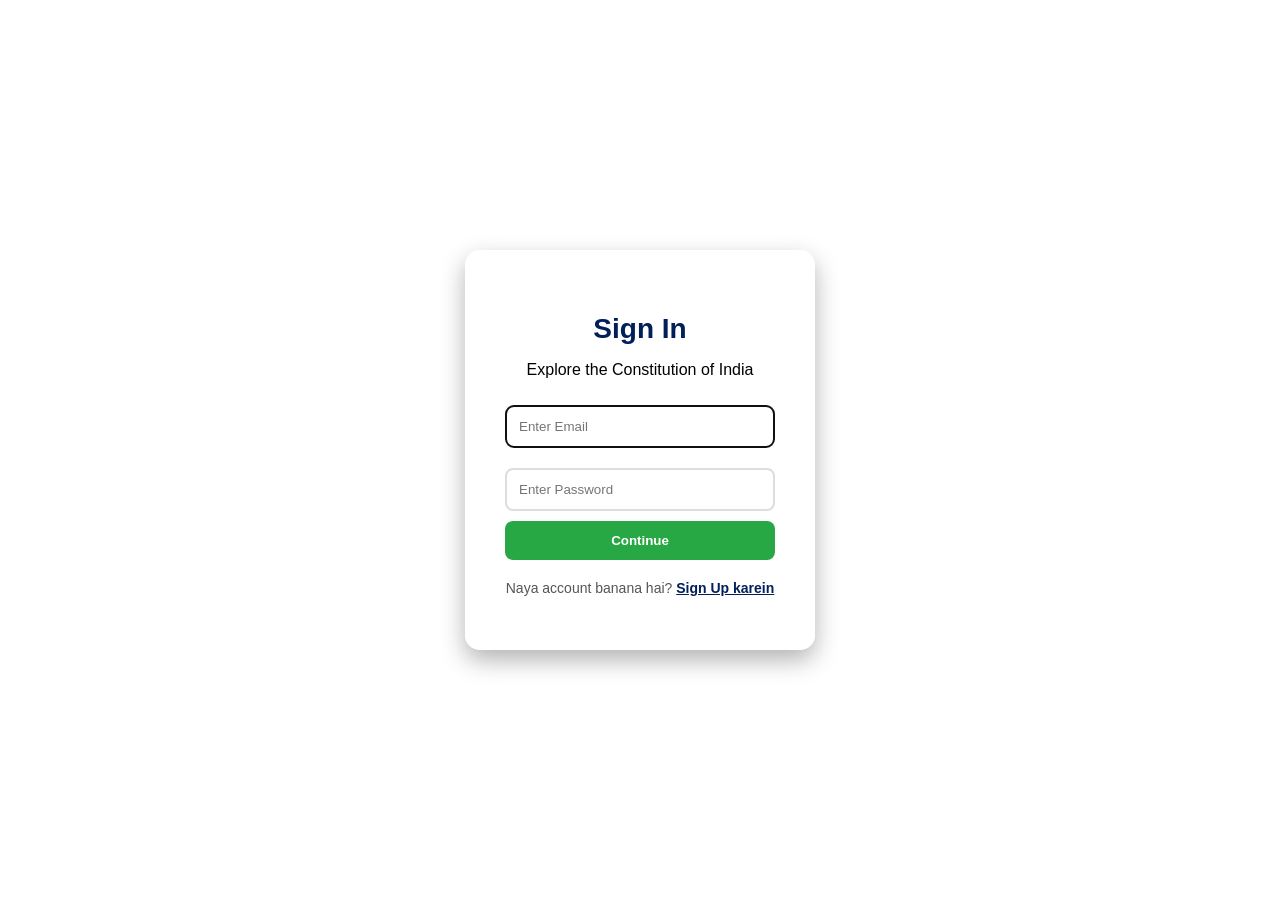
<file: index.html>
<!DOCTYPE html>
<html lang="en">
<head>
    <meta charset="UTF-8">
    <meta name="viewport" content="width=device-width, initial-scale=1.0">
    <title>Constitutional Guide - Login & Sign Up</title>
    <link rel="stylesheet" href="style.css">
</head>
<body class="login-page-body">

    <div class="login-container">
        <form class="login-box" id="authForm" onsubmit="return handleAuth(event)">
            <h2 id="form-title">Sign In</h2>
            <p id="form-desc">Explore the Constitution of India</p>
            
            <input type="email" id="email" name="email" placeholder="Enter Email" autofocus required list="email-list">
            
            <datalist id="email-list">
                </datalist>
            
            <input type="password" id="pass" name="password" placeholder="Enter Password" required>
            
            <button type="submit" id="mainBtn">Continue</button>
            
            <p id="toggle-text" style="margin-top: 20px; font-size: 14px; color: #555;">
                Naya account banana hai? 
                <a href="javascript:void(0)" onclick="toggleMode()" style="color: #001f5b; font-weight: bold;">Sign Up karein</a>
            </p>
        </form>
    </div>

    <script>
        let isLoginMode = true;

        // --- NAYA FEATURE: Purani emails ko dropdown mein dikhane ke liye ---
        function updateEmailSuggestions() {
            const emailList = document.getElementById('email-list');
            emailList.innerHTML = ''; // Pehle saaf karein
            
            // LocalStorage se saari saved emails nikalna
            for (let i = 0; i < localStorage.length; i++) {
                let key = localStorage.key(i);
                // Sirf emails ko list mein add karna
                if (key.includes('@')) {
                    let option = document.createElement('option');
                    option.value = key;
                    emailList.appendChild(option);
                }
            }
        }

        // Page khulte hi suggestions load karein
        window.onload = updateEmailSuggestions;

        // Enter key navigation
        document.getElementById("email").addEventListener("keypress", (e) => {
            if (e.key === "Enter") {
                e.preventDefault();
                document.getElementById("pass").focus();
            }
        });

        function toggleMode() {
            isLoginMode = !isLoginMode;
            const title = document.getElementById("form-title");
            const btn = document.getElementById("mainBtn");
            const toggleLink = document.getElementById("toggle-text");

            if (isLoginMode) {
                title.innerText = "Sign In";
                btn.innerText = "Continue";
                toggleLink.innerHTML = 'Naya account banana hai? <a href="javascript:void(0)" onclick="toggleMode()" style="color: #001f5b; font-weight: bold;">Sign Up karein</a>';
            } else {
                title.innerText = "Create Account";
                btn.innerText = "Set Password & Save";
                toggleLink.innerHTML = 'Pehle se account hai? <a href="javascript:void(0)" onclick="toggleMode()" style="color: #001f5b; font-weight: bold;">Login karein</a>';
            }
        }

        function handleAuth(event) {
            event.preventDefault();
            if (isLoginMode) {
                handleLogin();
            } else {
                handleSignUp();
            }
            return false;
        }

        function handleSignUp() {
            let email = document.getElementById("email").value;
            let pass = document.getElementById("pass").value;
            localStorage.setItem(email, pass);
            alert("Account Ban Gaya!");
            updateEmailSuggestions(); // Nayi email ko list mein jodein
            toggleMode();
        }

        function handleLogin() {
            let email = document.getElementById("email").value;
            let pass = document.getElementById("pass").value;
            let savedPass = localStorage.getItem(email);

            if (savedPass === null) {
                alert("Account nahi mila!");
            } else if (savedPass === pass) {
                window.location.href = "dashboard.html";
            } else {
                alert("Opps! Password galat hai.");
            }
        }
    </script>
</body>
</html>
</file>
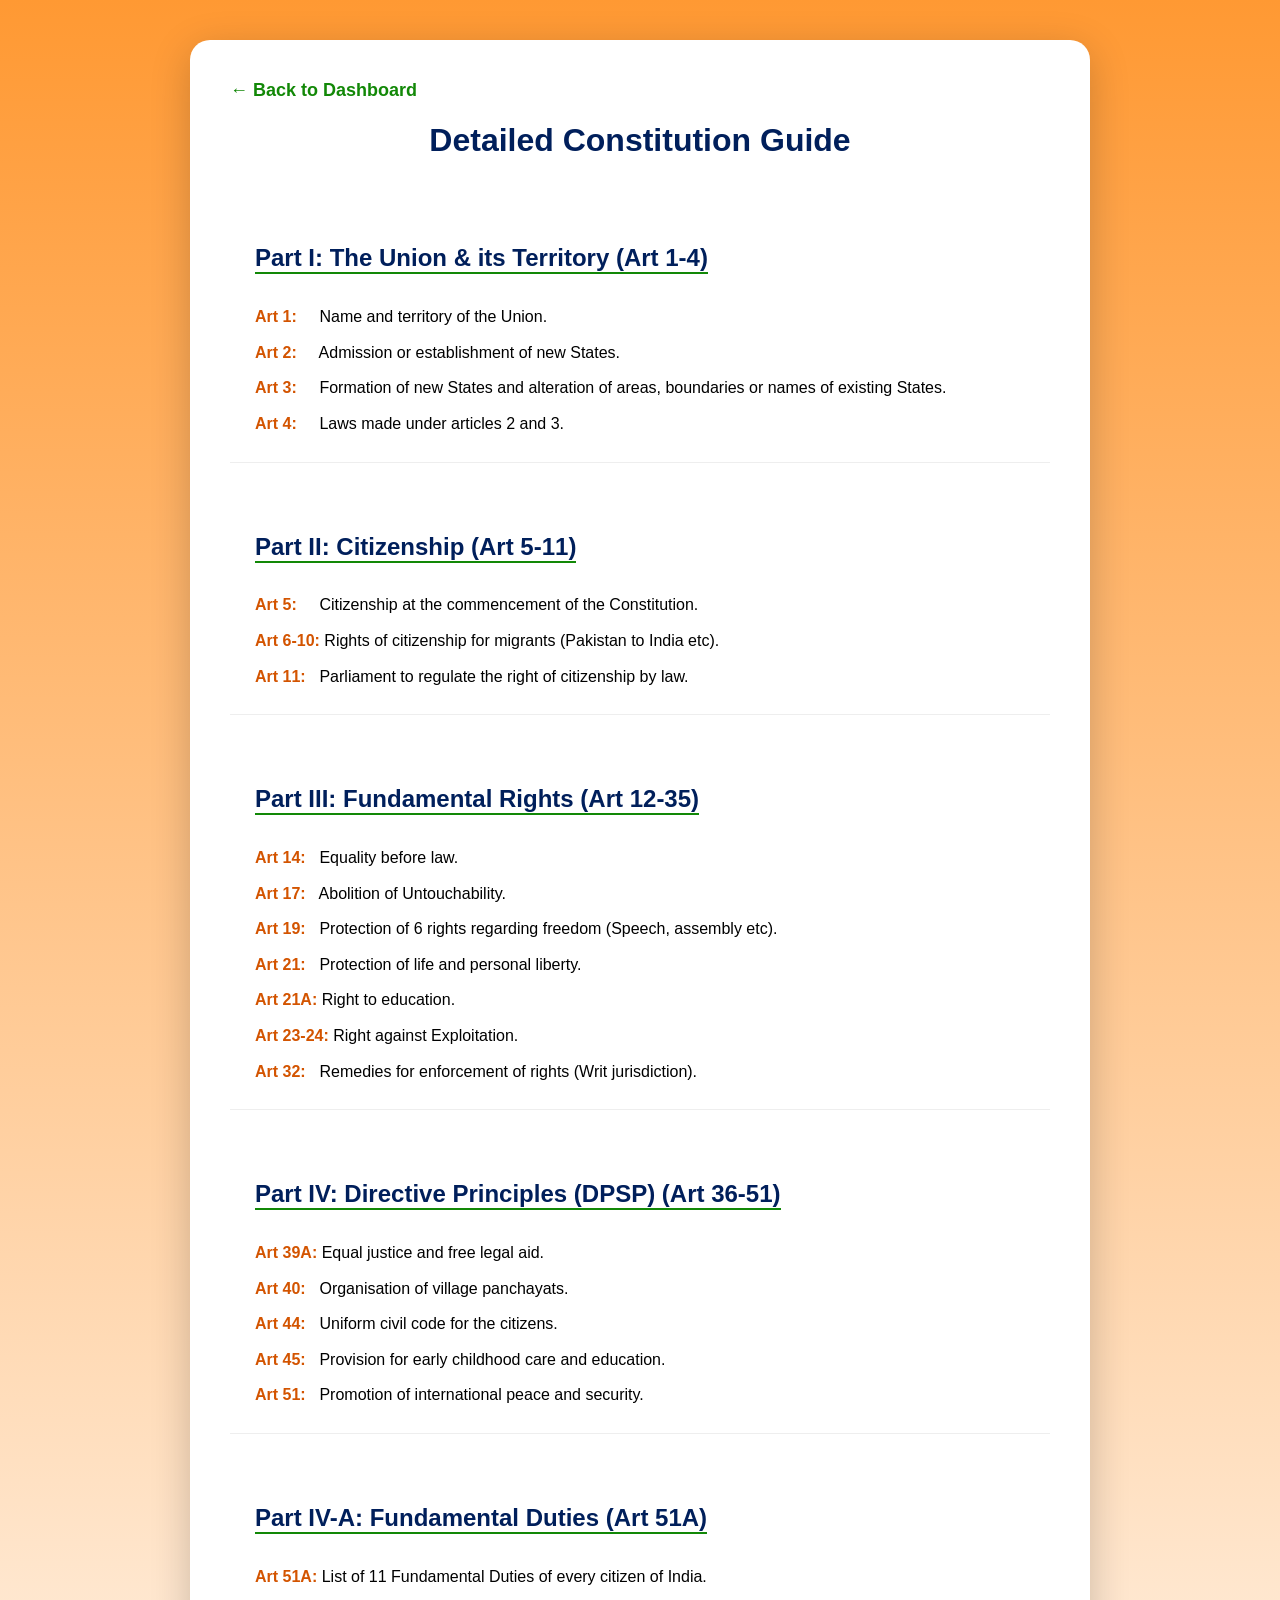
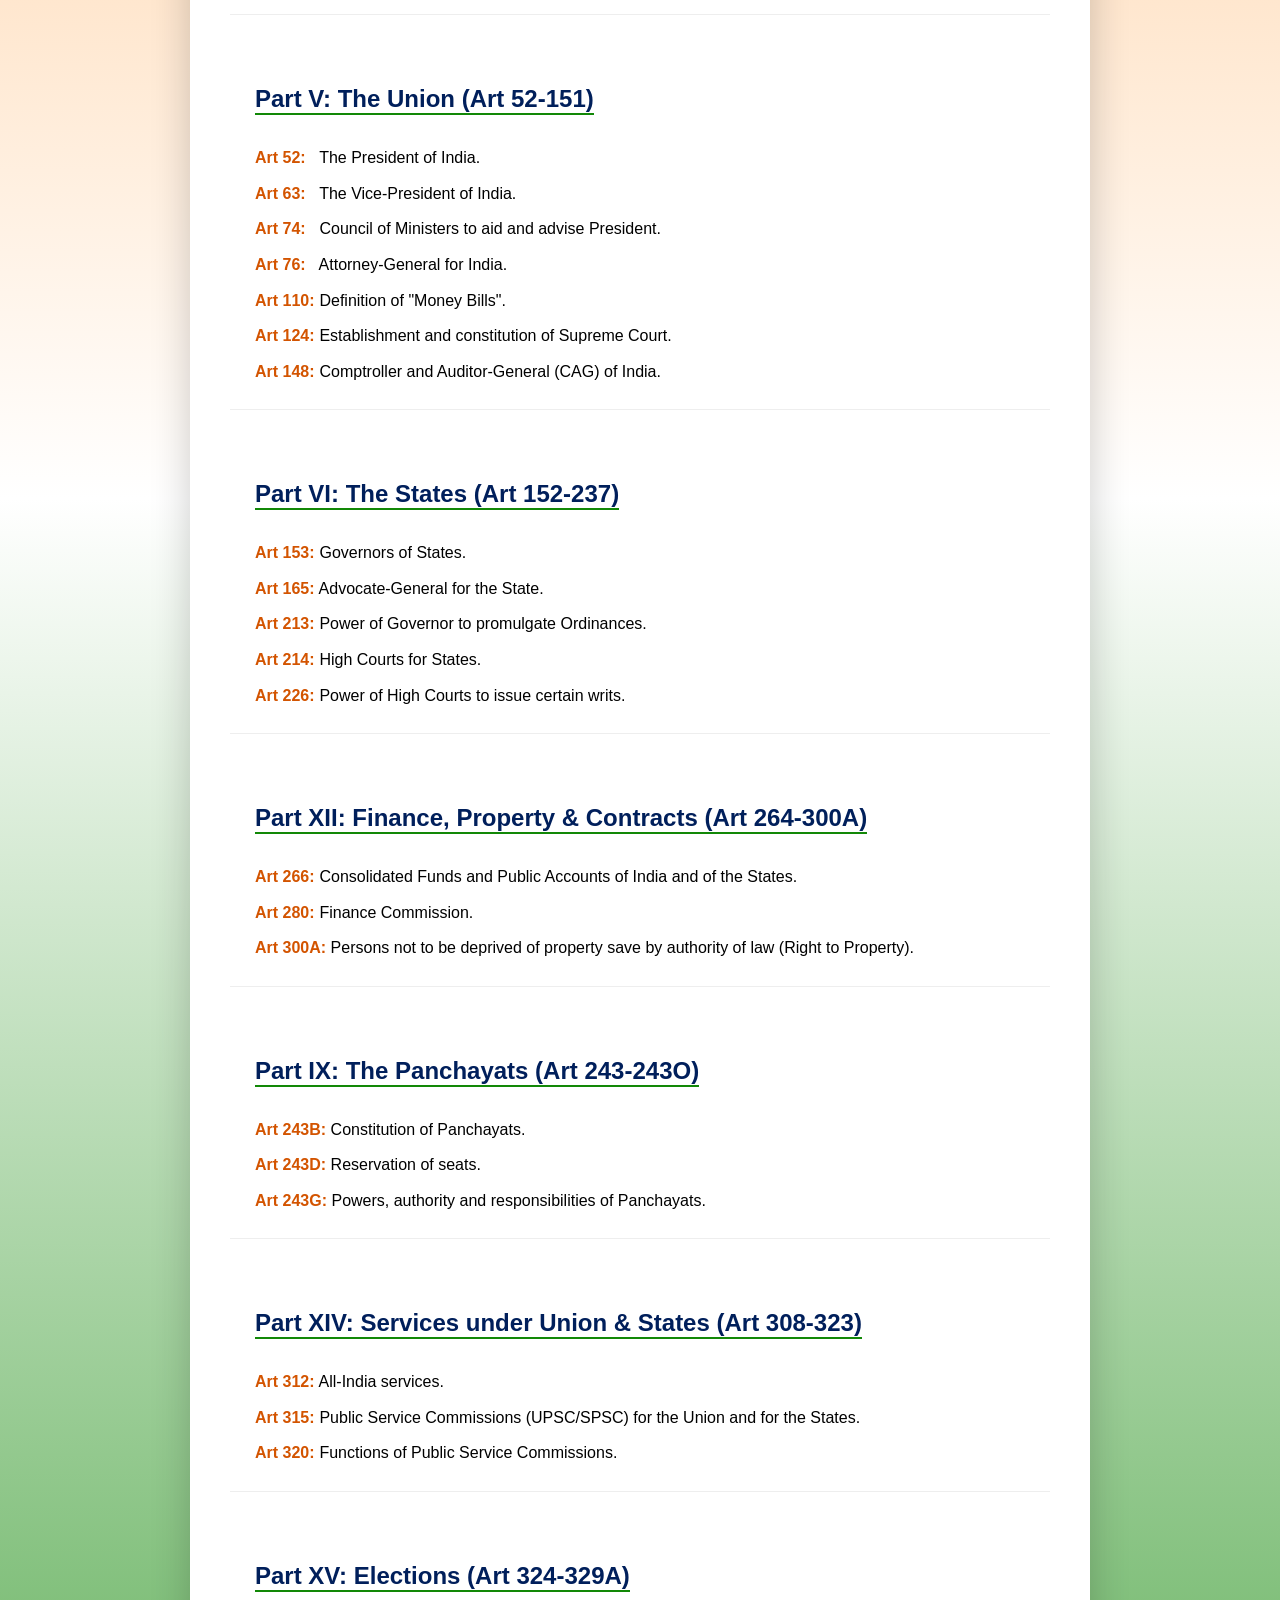
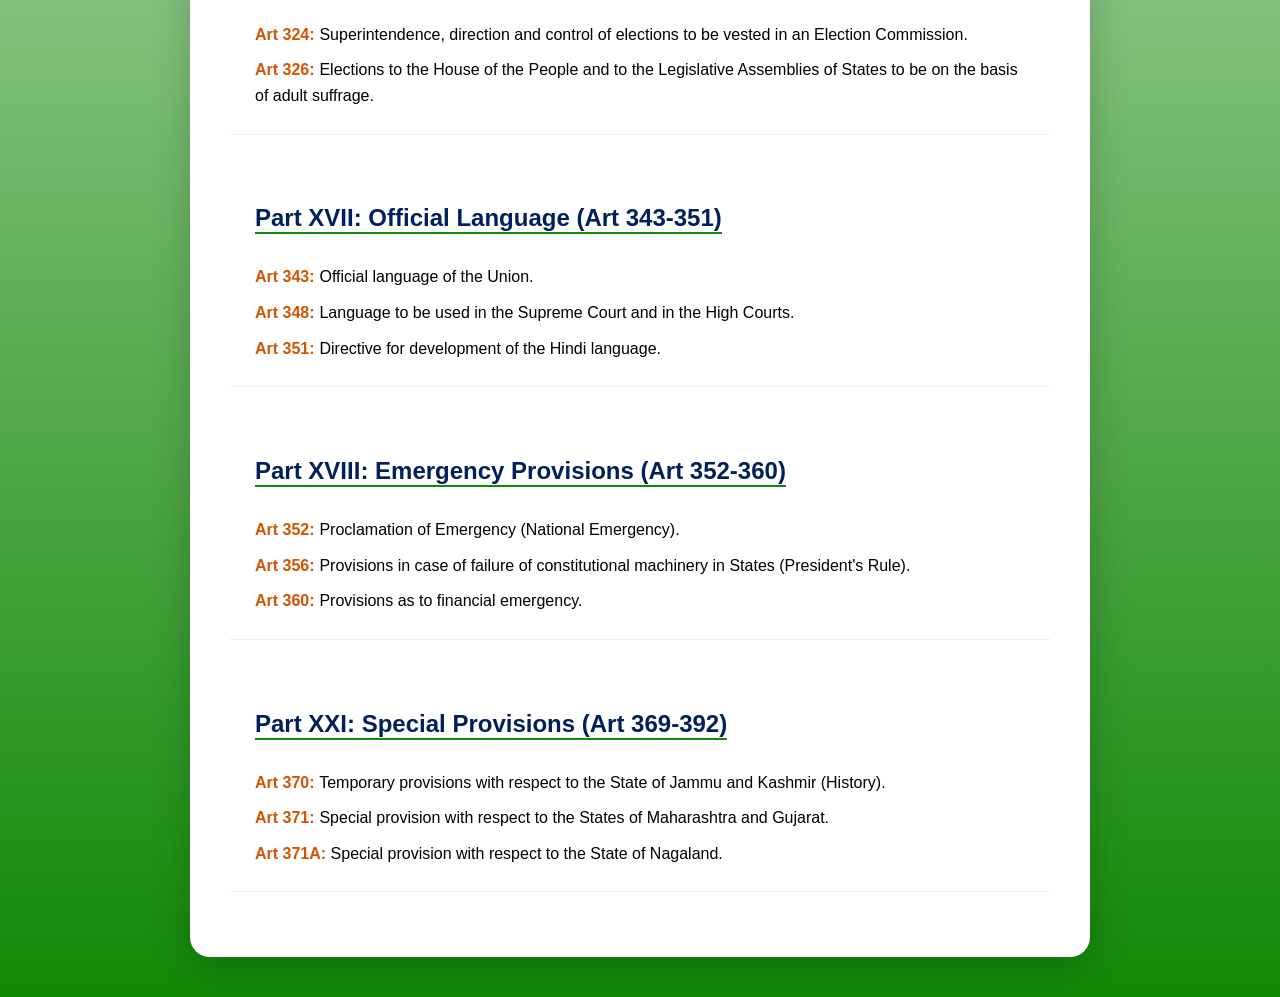
<file: articles.html>
<!DOCTYPE html>
<html lang="en">
<head>
    <meta charset="UTF-8">
    <meta name="viewport" content="width=device-width, initial-scale=1.0">
    <title>Detailed Constitution Guide</title>
    <link rel="stylesheet" href="style.css">
    <style>
        section:target {
            background: rgba(255, 153, 51, 0.15);
            border-left: 10px solid #FF9933;
            border-radius: 8px;
            padding: 30px;
            transform: scale(1.01);
            transition: 0.4s ease-in-out;
        }
        .article-container { max-width: 900px; margin: 40px auto; background: white; padding: 40px; border-radius: 20px; box-shadow: 0 10px 40px rgba(0,0,0,0.2); }
        section { padding: 25px; margin-bottom: 25px; border-bottom: 1px solid #eee; scroll-margin-top: 100px; }
        h2 { color: #001f5b; border-bottom: 2px solid #128807; display: inline-block; }
        .art-item { margin-top: 10px; font-size: 16px; line-height: 1.6; }
        .art-no { font-weight: bold; color: #d35400; min-width: 60px; display: inline-block; }
        .back-btn { text-decoration: none; color: #128807; font-weight: bold; font-size: 18px; }
    </style>
</head>
<body class="dashboard-body">

    <div class="article-container">
        <a href="dashboard.html" class="back-btn">← Back to Dashboard</a>
        <h1 style="text-align: center; color: #001f5b; margin-bottom: 40px;">Detailed Constitution Guide</h1>

        <section id="part1">
            <h2>Part I: The Union & its Territory (Art 1-4)</h2>
            <div class="art-item"><span class="art-no">Art 1:</span> Name and territory of the Union.</div>
            <div class="art-item"><span class="art-no">Art 2:</span> Admission or establishment of new States.</div>
            <div class="art-item"><span class="art-no">Art 3:</span> Formation of new States and alteration of areas, boundaries or names of existing States.</div>
            <div class="art-item"><span class="art-no">Art 4:</span> Laws made under articles 2 and 3.</div>
        </section>

        <section id="part2">
            <h2>Part II: Citizenship (Art 5-11)</h2>
            <div class="art-item"><span class="art-no">Art 5:</span> Citizenship at the commencement of the Constitution.</div>
            <div class="art-item"><span class="art-no">Art 6-10:</span> Rights of citizenship for migrants (Pakistan to India etc).</div>
            <div class="art-item"><span class="art-no">Art 11:</span> Parliament to regulate the right of citizenship by law.</div>
        </section>

        <section id="part3">
            <h2>Part III: Fundamental Rights (Art 12-35)</h2>
            <div class="art-item"><span class="art-no">Art 14:</span> Equality before law.</div>
            <div class="art-item"><span class="art-no">Art 17:</span> Abolition of Untouchability.</div>
            <div class="art-item"><span class="art-no">Art 19:</span> Protection of 6 rights regarding freedom (Speech, assembly etc).</div>
            <div class="art-item"><span class="art-no">Art 21:</span> Protection of life and personal liberty.</div>
            <div class="art-item"><span class="art-no">Art 21A:</span> Right to education.</div>
            <div class="art-item"><span class="art-no">Art 23-24:</span> Right against Exploitation.</div>
            <div class="art-item"><span class="art-no">Art 32:</span> Remedies for enforcement of rights (Writ jurisdiction).</div>
        </section>

        <section id="part4">
            <h2>Part IV: Directive Principles (DPSP) (Art 36-51)</h2>
            <div class="art-item"><span class="art-no">Art 39A:</span> Equal justice and free legal aid.</div>
            <div class="art-item"><span class="art-no">Art 40:</span> Organisation of village panchayats.</div>
            <div class="art-item"><span class="art-no">Art 44:</span> Uniform civil code for the citizens.</div>
            <div class="art-item"><span class="art-no">Art 45:</span> Provision for early childhood care and education.</div>
            <div class="art-item"><span class="art-no">Art 51:</span> Promotion of international peace and security.</div>
        </section>

        <section id="part4a">
            <h2>Part IV-A: Fundamental Duties (Art 51A)</h2>
            <div class="art-item"><span class="art-no">Art 51A:</span> List of 11 Fundamental Duties of every citizen of India.</div>
        </section>

        <section id="part5">
            <h2>Part V: The Union (Art 52-151)</h2>
            <div class="art-item"><span class="art-no">Art 52:</span> The President of India.</div>
            <div class="art-item"><span class="art-no">Art 63:</span> The Vice-President of India.</div>
            <div class="art-item"><span class="art-no">Art 74:</span> Council of Ministers to aid and advise President.</div>
            <div class="art-item"><span class="art-no">Art 76:</span> Attorney-General for India.</div>
            <div class="art-item"><span class="art-no">Art 110:</span> Definition of "Money Bills".</div>
            <div class="art-item"><span class="art-no">Art 124:</span> Establishment and constitution of Supreme Court.</div>
            <div class="art-item"><span class="art-no">Art 148:</span> Comptroller and Auditor-General (CAG) of India.</div>
        </section>

        <section id="part6">
            <h2>Part VI: The States (Art 152-237)</h2>
            <div class="art-item"><span class="art-no">Art 153:</span> Governors of States.</div>
            <div class="art-item"><span class="art-no">Art 165:</span> Advocate-General for the State.</div>
            <div class="art-item"><span class="art-no">Art 213:</span> Power of Governor to promulgate Ordinances.</div>
            <div class="art-item"><span class="art-no">Art 214:</span> High Courts for States.</div>
            <div class="art-item"><span class="art-no">Art 226:</span> Power of High Courts to issue certain writs.</div>
        </section>

        <section id="part12">
            <h2>Part XII: Finance, Property & Contracts (Art 264-300A)</h2>
            <div class="art-item"><span class="art-no">Art 266:</span> Consolidated Funds and Public Accounts of India and of the States.</div>
            <div class="art-item"><span class="art-no">Art 280:</span> Finance Commission.</div>
            <div class="art-item"><span class="art-no">Art 300A:</span> Persons not to be deprived of property save by authority of law (Right to Property).</div>
        </section>

        <section id="part9">
            <h2>Part IX: The Panchayats (Art 243-243O)</h2>
            <div class="art-item"><span class="art-no">Art 243B:</span> Constitution of Panchayats.</div>
            <div class="art-item"><span class="art-no">Art 243D:</span> Reservation of seats.</div>
            <div class="art-item"><span class="art-no">Art 243G:</span> Powers, authority and responsibilities of Panchayats.</div>
        </section>

        <section id="part14">
            <h2>Part XIV: Services under Union & States (Art 308-323)</h2>
            <div class="art-item"><span class="art-no">Art 312:</span> All-India services.</div>
            <div class="art-item"><span class="art-no">Art 315:</span> Public Service Commissions (UPSC/SPSC) for the Union and for the States.</div>
            <div class="art-item"><span class="art-no">Art 320:</span> Functions of Public Service Commissions.</div>
        </section>

        <section id="part15">
            <h2>Part XV: Elections (Art 324-329A)</h2>
            <div class="art-item"><span class="art-no">Art 324:</span> Superintendence, direction and control of elections to be vested in an Election Commission.</div>
            <div class="art-item"><span class="art-no">Art 326:</span> Elections to the House of the People and to the Legislative Assemblies of States to be on the basis of adult suffrage.</div>
        </section>

        <section id="part17">
            <h2>Part XVII: Official Language (Art 343-351)</h2>
            <div class="art-item"><span class="art-no">Art 343:</span> Official language of the Union.</div>
            <div class="art-item"><span class="art-no">Art 348:</span> Language to be used in the Supreme Court and in the High Courts.</div>
            <div class="art-item"><span class="art-no">Art 351:</span> Directive for development of the Hindi language.</div>
        </section>

        <section id="part18">
            <h2>Part XVIII: Emergency Provisions (Art 352-360)</h2>
            <div class="art-item"><span class="art-no">Art 352:</span> Proclamation of Emergency (National Emergency).</div>
            <div class="art-item"><span class="art-no">Art 356:</span> Provisions in case of failure of constitutional machinery in States (President's Rule).</div>
            <div class="art-item"><span class="art-no">Art 360:</span> Provisions as to financial emergency.</div>
        </section>

        <section id="part21">
            <h2>Part XXI: Special Provisions (Art 369-392)</h2>
            <div class="art-item"><span class="art-no">Art 370:</span> Temporary provisions with respect to the State of Jammu and Kashmir (History).</div>
            <div class="art-item"><span class="art-no">Art 371:</span> Special provision with respect to the States of Maharashtra and Gujarat.</div>
            <div class="art-item"><span class="art-no">Art 371A:</span> Special provision with respect to the State of Nagaland.</div>
        </section>

    </div>

</body>
</html>
</file>
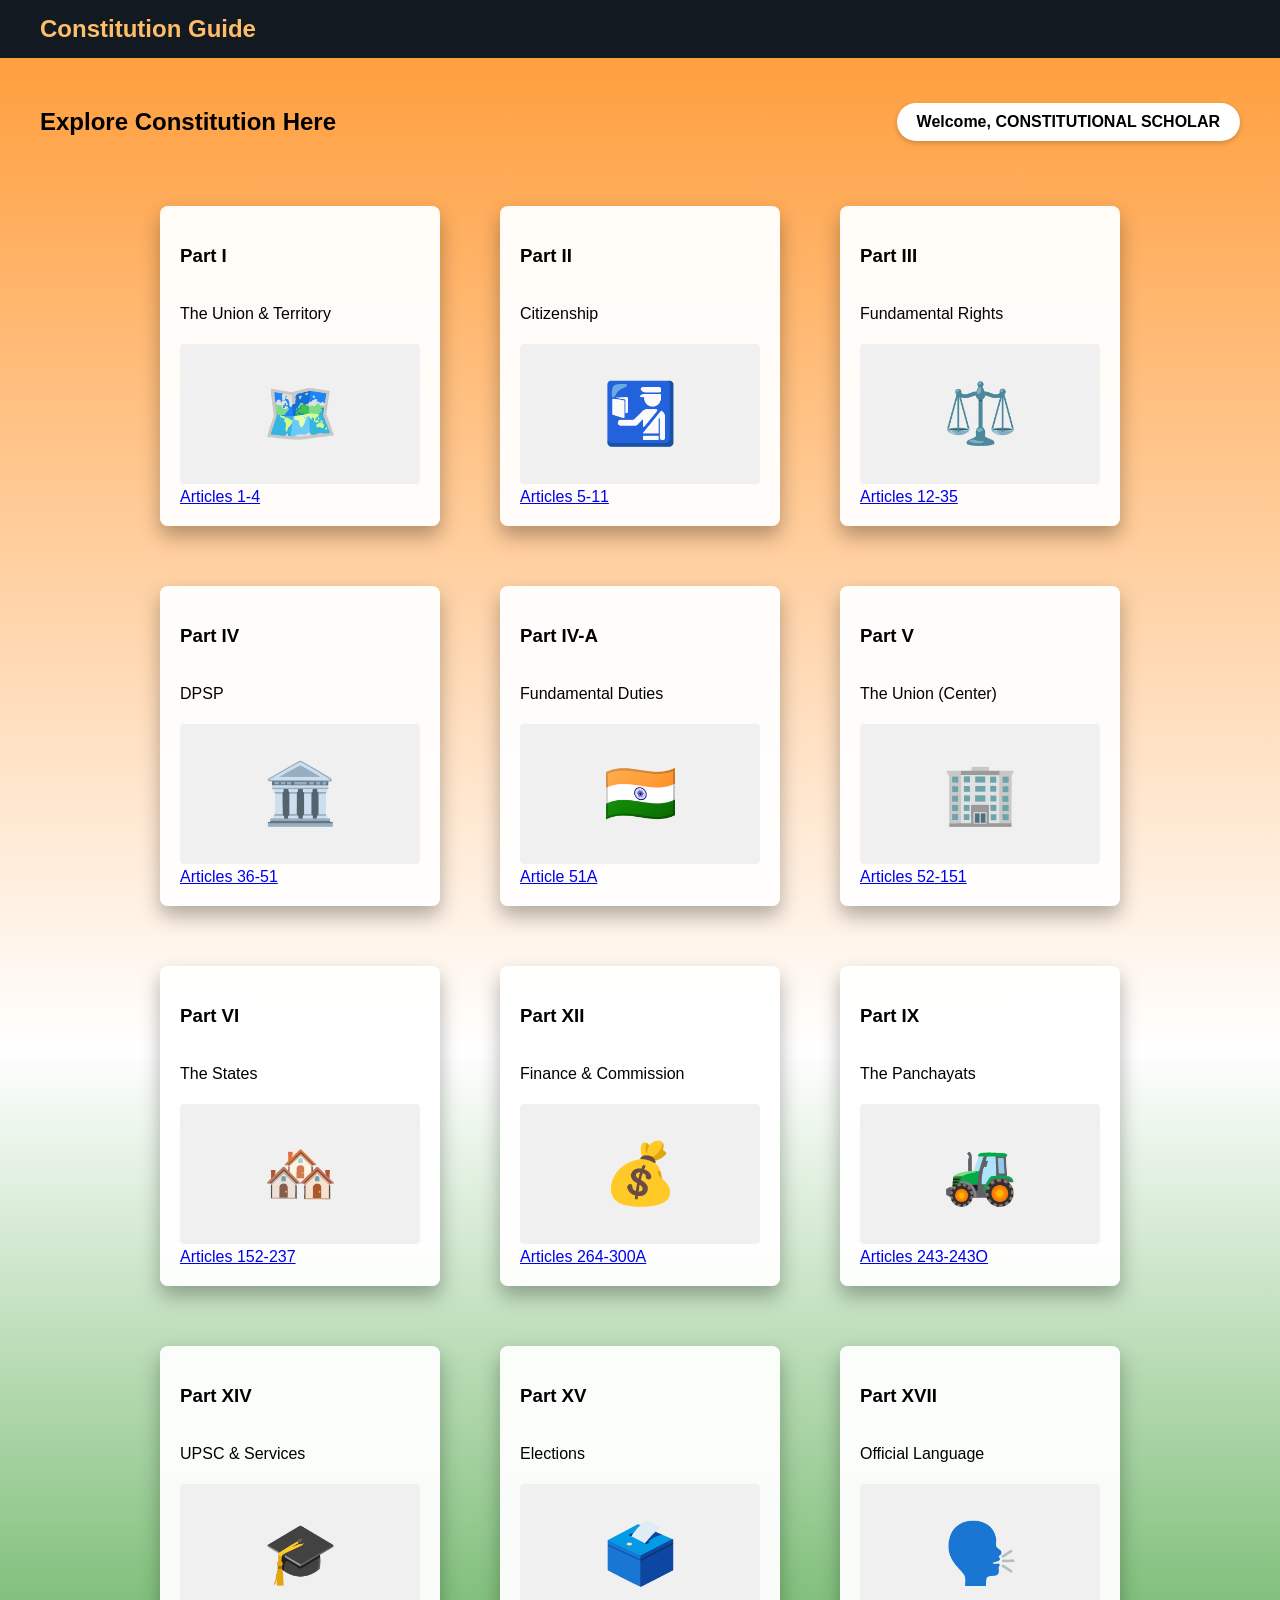
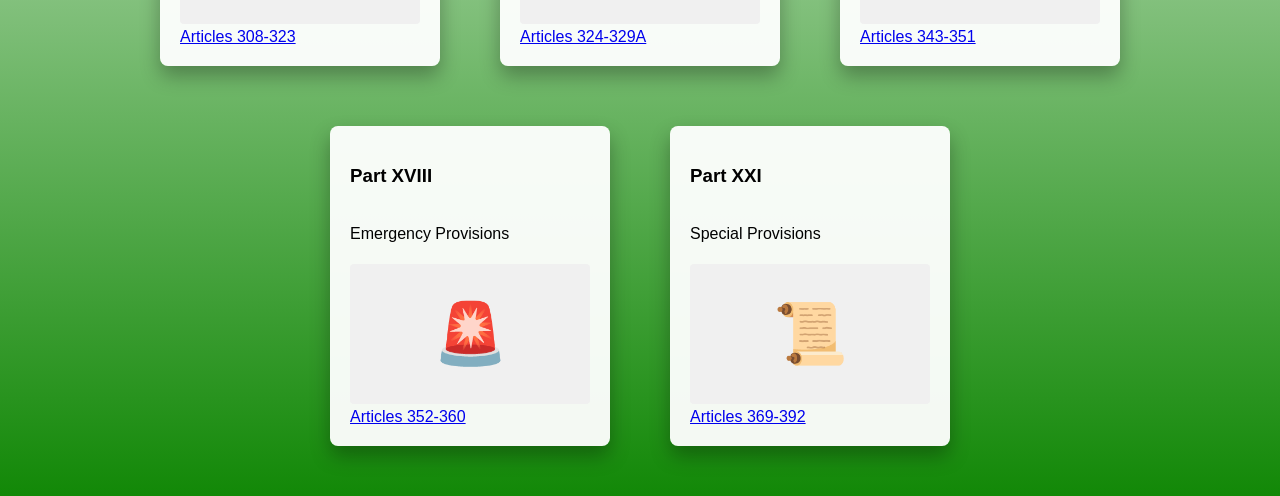
<file: dashboard.html>
<!DOCTYPE html>
<html lang="en">
<head>
    <meta charset="UTF-8">
    <meta name="viewport" content="width=device-width, initial-scale=1.0">
    <title>Constitutional Guide - Dashboard</title>
    <link rel="stylesheet" href="style.css">
</head>
<body class="dashboard-body">

    <header class="main-header">
        <div class="nav-logo">Constitution Guide</div>
    </header>

    <main class="dashboard-content">
        
        <div class="title-bar">
            <h2 class="grid-title">Explore Constitution Here</h2>
            
            <div class="search-user-box">
                <div class="nav-user">Welcome, CONSTITUTIONAL SCHOLAR</div>
            </div>
        </div>
        
        <div class="amazon-grid">
            <div class="square-card"><h3>Part I</h3><p>The Union & Territory</p><div class="card-icon">🗺️</div><a href="articles.html#part1">Articles 1-4</a></div>
            <div class="square-card"><h3>Part II</h3><p>Citizenship</p><div class="card-icon">🛂</div><a href="articles.html#part2">Articles 5-11</a></div>
            <div class="square-card"><h3>Part III</h3><p>Fundamental Rights</p><div class="card-icon">⚖️</div><a href="articles.html#part3">Articles 12-35</a></div>
            <div class="square-card"><h3>Part IV</h3><p>DPSP</p><div class="card-icon">🏛️</div><a href="articles.html#part4">Articles 36-51</a></div>
            <div class="square-card"><h3>Part IV-A</h3><p>Fundamental Duties</p><div class="card-icon">🇮🇳</div><a href="articles.html#part4a">Article 51A</a></div>
            
            <div class="square-card"><h3>Part V</h3><p>The Union (Center)</p><div class="card-icon">🏢</div><a href="articles.html#part5">Articles 52-151</a></div>
            <div class="square-card"><h3>Part VI</h3><p>The States</p><div class="card-icon">🏘️</div><a href="articles.html#part6">Articles 152-237</a></div>
            <div class="square-card"><h3>Part XII</h3><p>Finance & Commission</p><div class="card-icon">💰</div><a href="articles.html#part12">Articles 264-300A</a></div>
            <div class="square-card"><h3>Part IX</h3><p>The Panchayats</p><div class="card-icon">🚜</div><a href="articles.html#part9">Articles 243-243O</a></div>
            <div class="square-card"><h3>Part XIV</h3><p>UPSC & Services</p><div class="card-icon">🎓</div><a href="articles.html#part14">Articles 308-323</a></div>

            <div class="square-card"><h3>Part XV</h3><p>Elections</p><div class="card-icon">🗳️</div><a href="articles.html#part15">Articles 324-329A</a></div>
            <div class="square-card"><h3>Part XVII</h3><p>Official Language</p><div class="card-icon">🗣️</div><a href="articles.html#part17">Articles 343-351</a></div>
            <div class="square-card"><h3>Part XVIII</h3><p>Emergency Provisions</p><div class="card-icon">🚨</div><a href="articles.html#part18">Articles 352-360</a></div>
            <div class="square-card"><h3>Part XXI</h3><p>Special Provisions</p><div class="card-icon">📜</div><a href="articles.html#part21">Articles 369-392</a></div>
        </div>
    </main>

</body>
</html>
</file>
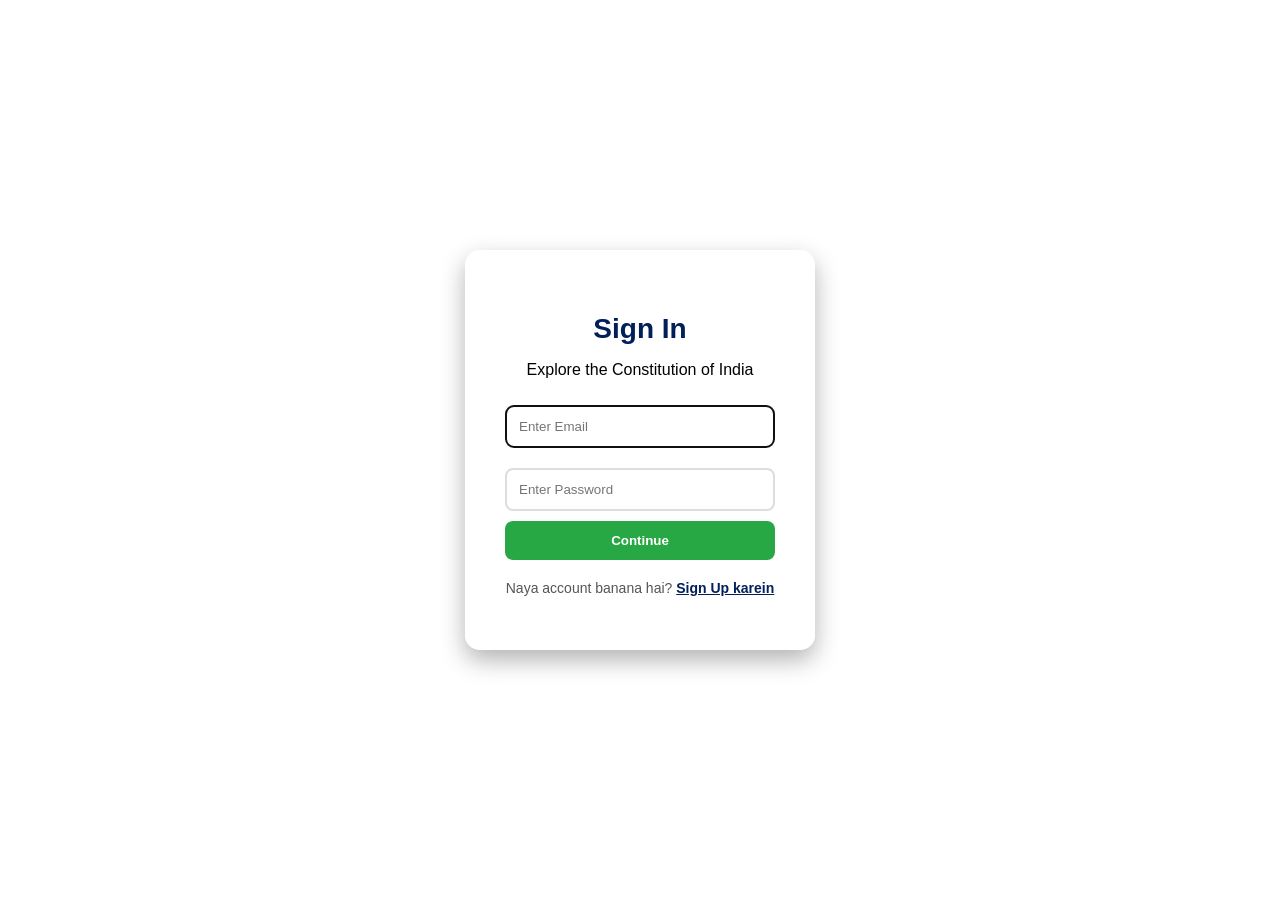
<file: login.html>
<!DOCTYPE html>
<html lang="en">
<head>
    <meta charset="UTF-8">
    <meta name="viewport" content="width=device-width, initial-scale=1.0">
    <title>Constitutional Guide - Login & Sign Up</title>
    <link rel="stylesheet" href="style.css">
</head>
<body class="login-page-body">

    <div class="login-container">
        <form class="login-box" id="authForm" onsubmit="return handleAuth(event)">
            <h2 id="form-title">Sign In</h2>
            <p id="form-desc">Explore the Constitution of India</p>
            
            <input type="email" id="email" name="email" placeholder="Enter Email" autofocus required list="email-list">
            
            <datalist id="email-list">
                </datalist>
            
            <input type="password" id="pass" name="password" placeholder="Enter Password" required>
            
            <button type="submit" id="mainBtn">Continue</button>
            
            <p id="toggle-text" style="margin-top: 20px; font-size: 14px; color: #555;">
                Naya account banana hai? 
                <a href="javascript:void(0)" onclick="toggleMode()" style="color: #001f5b; font-weight: bold;">Sign Up karein</a>
            </p>
        </form>
    </div>

    <script>
        let isLoginMode = true;

        // --- NAYA FEATURE: Purani emails ko dropdown mein dikhane ke liye ---
        function updateEmailSuggestions() {
            const emailList = document.getElementById('email-list');
            emailList.innerHTML = ''; // Pehle saaf karein
            
            // LocalStorage se saari saved emails nikalna
            for (let i = 0; i < localStorage.length; i++) {
                let key = localStorage.key(i);
                // Sirf emails ko list mein add karna
                if (key.includes('@')) {
                    let option = document.createElement('option');
                    option.value = key;
                    emailList.appendChild(option);
                }
            }
        }

        // Page khulte hi suggestions load karein
        window.onload = updateEmailSuggestions;

        // Enter key navigation
        document.getElementById("email").addEventListener("keypress", (e) => {
            if (e.key === "Enter") {
                e.preventDefault();
                document.getElementById("pass").focus();
            }
        });

        function toggleMode() {
            isLoginMode = !isLoginMode;
            const title = document.getElementById("form-title");
            const btn = document.getElementById("mainBtn");
            const toggleLink = document.getElementById("toggle-text");

            if (isLoginMode) {
                title.innerText = "Sign In";
                btn.innerText = "Continue";
                toggleLink.innerHTML = 'Naya account banana hai? <a href="javascript:void(0)" onclick="toggleMode()" style="color: #001f5b; font-weight: bold;">Sign Up karein</a>';
            } else {
                title.innerText = "Create Account";
                btn.innerText = "Set Password & Save";
                toggleLink.innerHTML = 'Pehle se account hai? <a href="javascript:void(0)" onclick="toggleMode()" style="color: #001f5b; font-weight: bold;">Login karein</a>';
            }
        }

        function handleAuth(event) {
            event.preventDefault();
            if (isLoginMode) {
                handleLogin();
            } else {
                handleSignUp();
            }
            return false;
        }

        function handleSignUp() {
            let email = document.getElementById("email").value;
            let pass = document.getElementById("pass").value;
            localStorage.setItem(email, pass);
            alert("Account Ban Gaya!");
            updateEmailSuggestions(); // Nayi email ko list mein jodein
            toggleMode();
        }

        function handleLogin() {
            let email = document.getElementById("email").value;
            let pass = document.getElementById("pass").value;
            let savedPass = localStorage.getItem(email);

            if (savedPass === null) {
                alert("Account nahi mila!");
            } else if (savedPass === pass) {
                window.location.href = "dashboard.html";
            } else {
                alert("Opps! Password galat hai.");
            }
        }
    </script>
</body>
</html>
</file>
<file: style.css>
/* --- UNIVERSAL STYLES --- */
* { box-sizing: border-box; }
body { margin: 0; padding: 0; font-family: 'Segoe UI', Arial, sans-serif; }

/* --- LOGIN PAGE (Pahad Wala Background) --- */
.login-page-body {
    background-image: url('https://images.unsplash.com/photo-1506744038136-46273834b3fb?q=80&w=1920&auto=format&fit=crop');
    background-size: cover;
    background-position: center;
    height: 100vh;
    display: flex;
    justify-content: center;
    align-items: center;
}

.login-box {
    background-color: rgba(255, 255, 255, 0.95);
    padding: 40px;
    border-radius: 15px;
    box-shadow: 0 10px 25px rgba(0, 0, 0, 0.3);
    width: 350px;
    text-align: center;
}

.login-box h2 { color: #001f5b; font-size: 28px; margin-bottom: 10px; }
.login-box input { width: 100%; padding: 12px; margin: 10px 0; border: 2px solid #ddd; border-radius: 8px; }
.login-box button { width: 100%; padding: 12px; background-color: #28a745; color: white; border: none; border-radius: 8px; font-weight: bold; cursor: pointer; }

/* --- DASHBOARD PAGE (Tiranga Background) --- */
.dashboard-body {
    background: linear-gradient(to bottom, 
                #FF9933 0%,    /* Orange */
                #FFFFFF 50%,   /* White */
                #128807 100%) !important; 
    background-attachment: fixed;
    min-height: 100vh;
}

.main-header { background-color: #131921; padding: 15px 40px; }
.nav-logo { color: #febd69; font-size: 24px; font-weight: bold; }
.dashboard-content { padding: 30px 40px; }

/* Heading aur Search/User ek line mein */
.title-bar {
    display: flex;
    justify-content: space-between;
    align-items: center;
    margin-bottom: 30px;
}

.search-user-box { display: flex; align-items: center; gap: 15px; }
.nav-search input { width: 250px; padding: 10px; border: 1px solid #ccc; border-radius: 4px 0 0 4px; }
.nav-search button { padding: 10px 15px; background-color: #febd69; border: none; border-radius: 0 4px 4px 0; cursor: pointer; font-weight: bold; }
.nav-user { background: white; padding: 10px 20px; border-radius: 25px; font-weight: bold; box-shadow: 0 2px 5px rgba(0,0,0,0.2); }

/* Square Boxes with Black Shade (Shadow) */
.amazon-grid { display: flex; flex-wrap: wrap; gap: 20px; }
/* Sirf itna hissa update karein */

.square-card {
    background: rgba(255, 255, 255, 0.95);
    padding: 20px;
    
    /* Pehle wala size (Jo aapne pehli photo mein dikhaya tha) */
    width: 280px;  
    height: 320px; 
    
    display: flex;
    flex-direction: column;
    justify-content: space-between;
    box-shadow: 0 10px 20px rgba(0, 0, 0, 0.3); /* Wahi black shade */
    border-radius: 8px;
    transition: 0.3s;
}

.amazon-grid {
    display: flex;
    flex-wrap: wrap;
    
    /* Boxes ke beech ki doori badha di hai */
    gap: 60px; 
    
    /* Boxes ko page ke beech mein rakhne ke liye */
    justify-content: center; 
    padding: 20px;
}

/* Icons ka size wapas pehle jaisa */
.card-icon {
    background-color: #f8f8f8;
    height: 150px;
    display: flex;
    align-items: center;
    justify-content: center;
    font-size: 60px;
    border-radius: 4px;
}
.square-card:hover { transform: translateY(-5px); box-shadow: 0 15px 30px rgba(0, 0, 0, 0.4); }
.card-icon { background-color: #f0f0f0; height: 140px; display: flex; align-items: center; justify-content: center; font-size: 60px; border-radius: 4px; }
</file>
